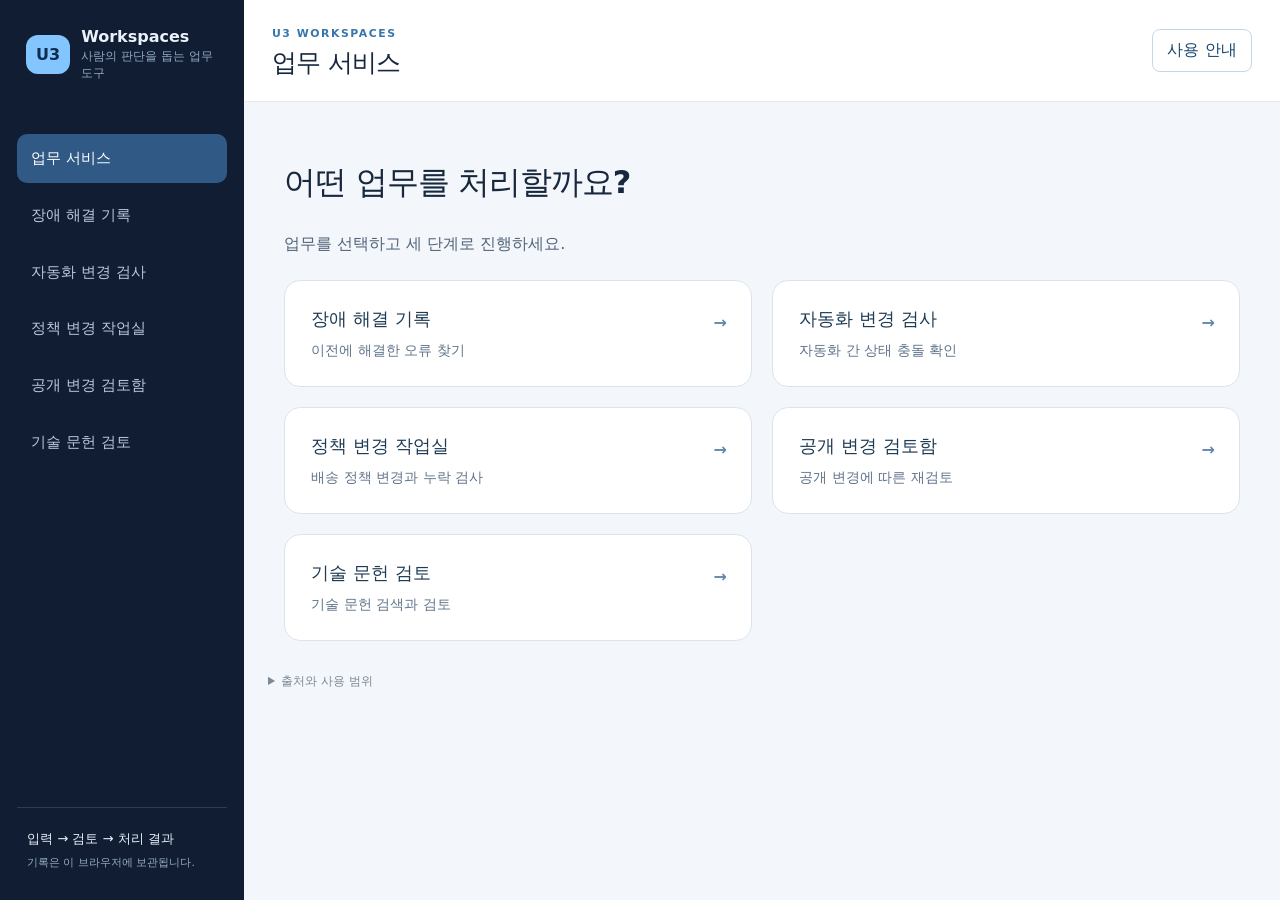
<file: topic-validation/meeting-demo/index.html>
<!doctype html><html lang="ko"><head><meta charset="utf-8"><meta name="viewport" content="width=device-width,initial-scale=1"><title>U3 업무 서비스</title></head><body><p><a href="services.html">업무 서비스 열기</a></p><script>location.replace("services.html"+location.hash);</script></body></html>
</file>
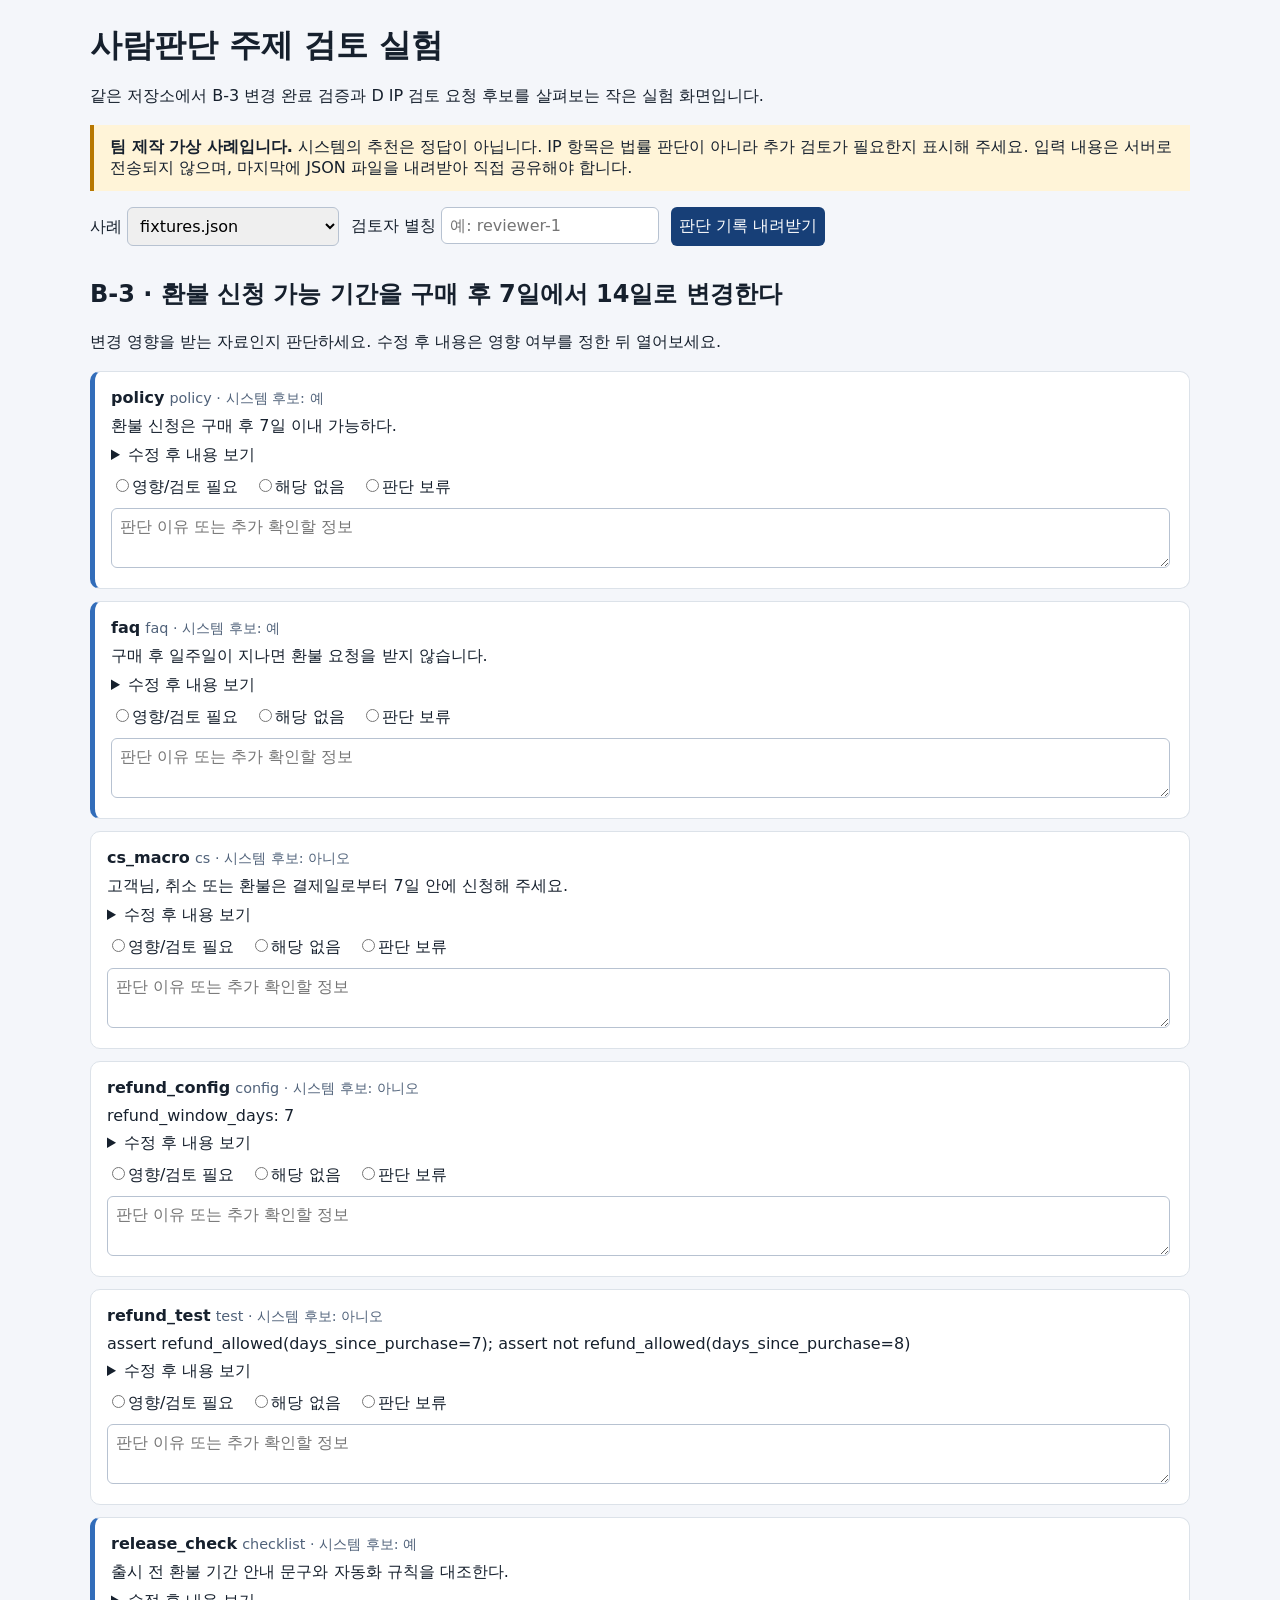
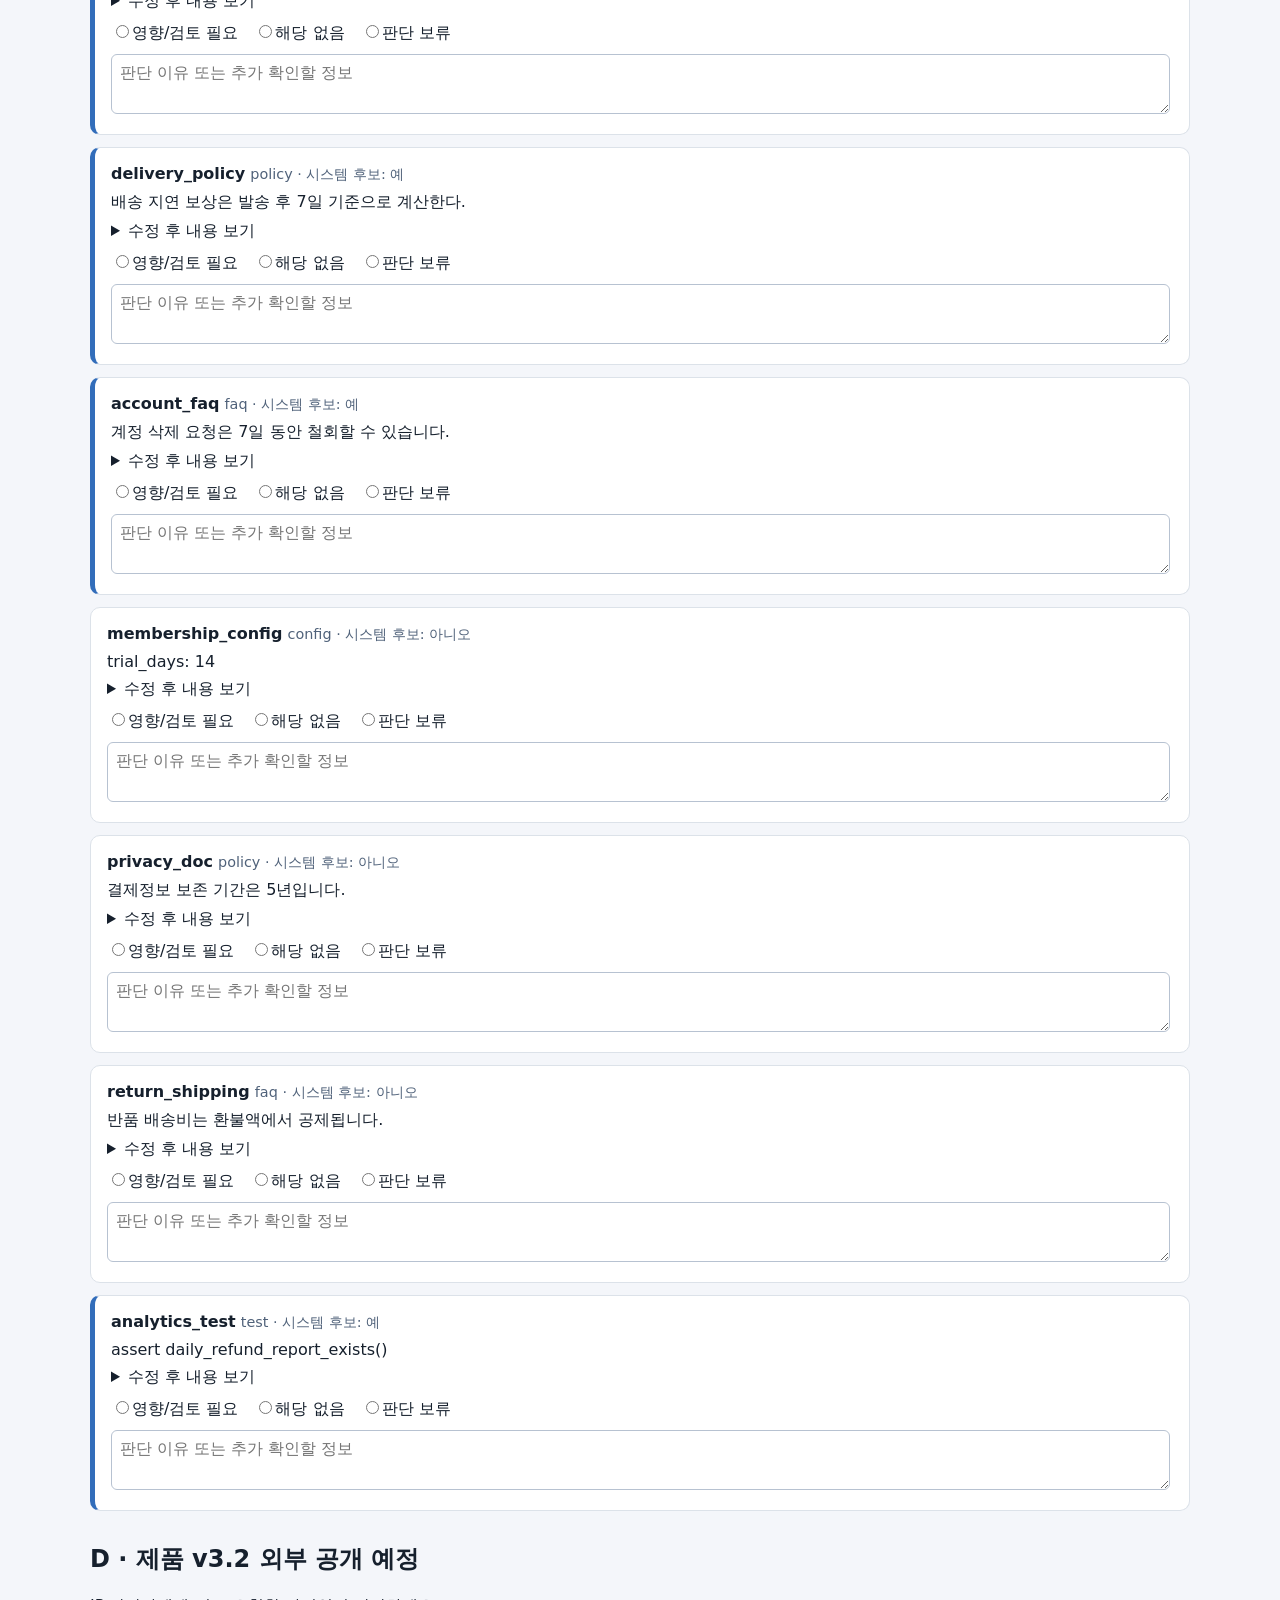
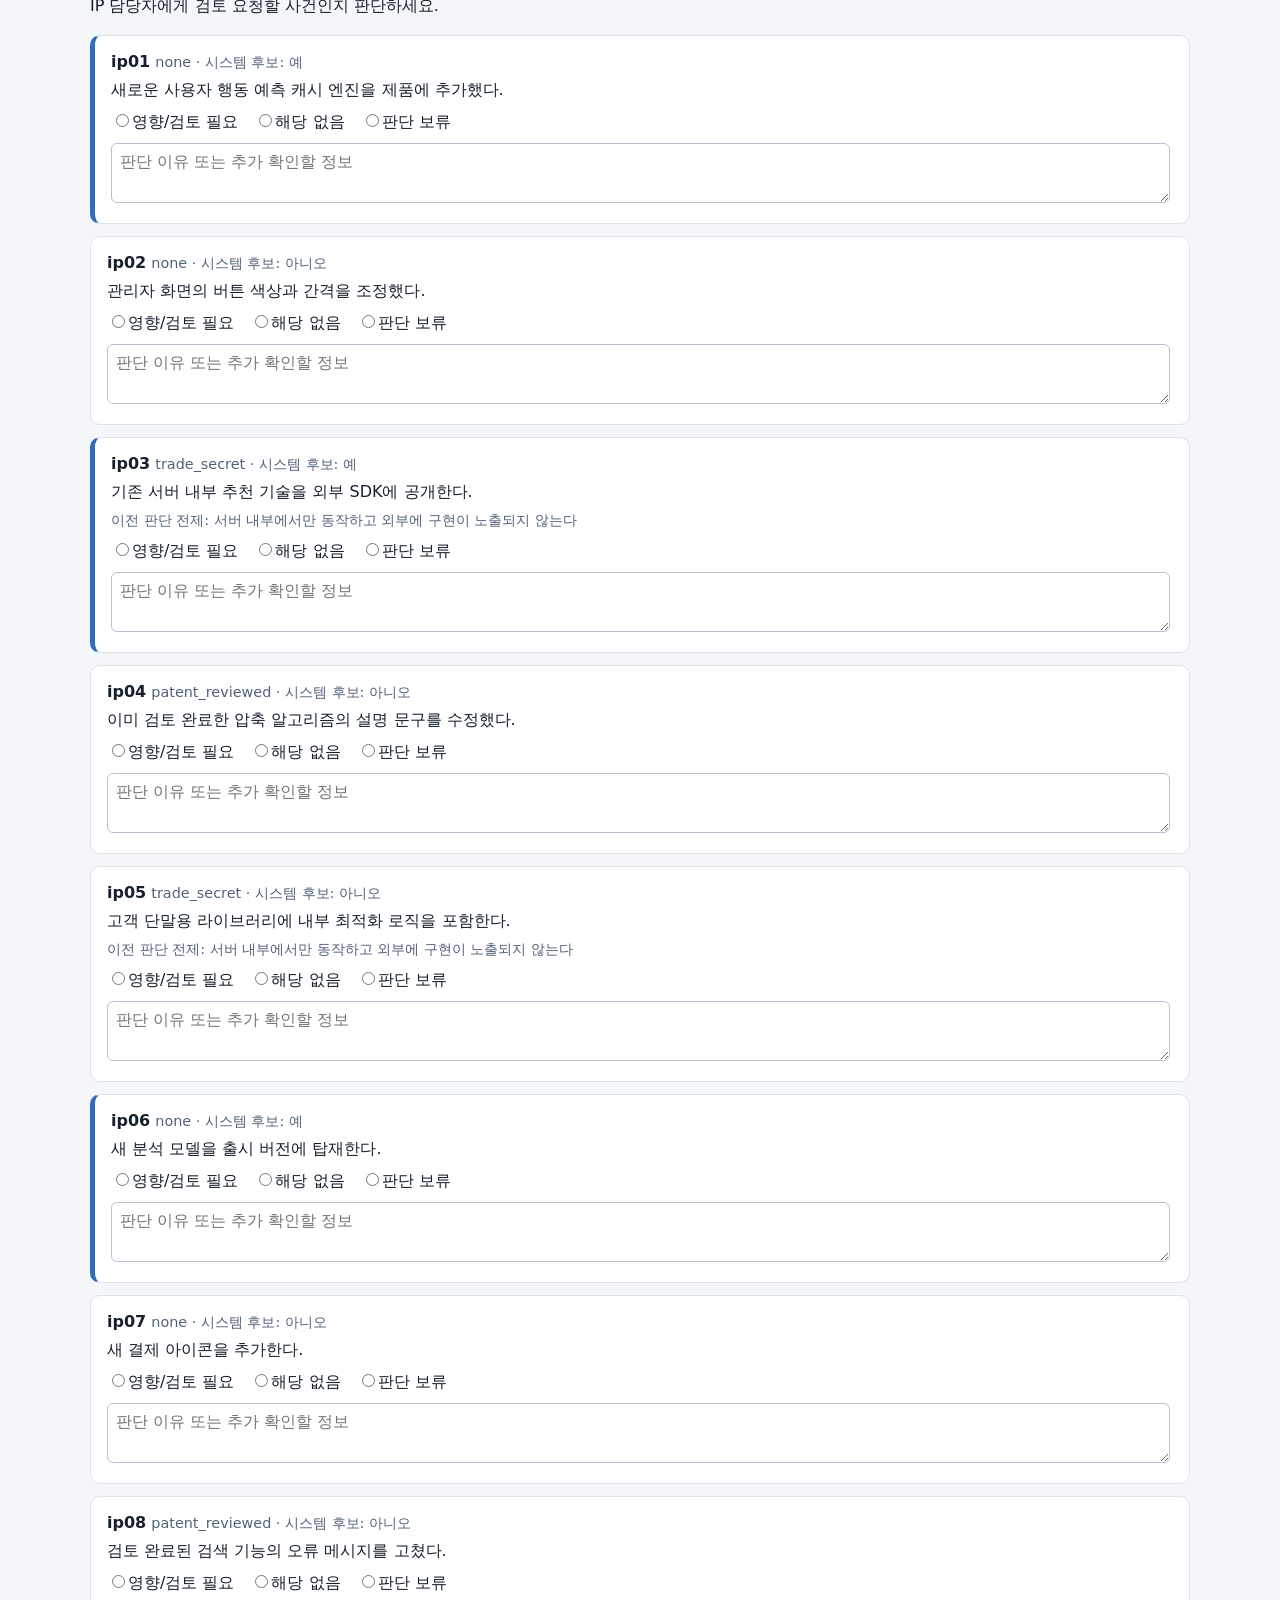
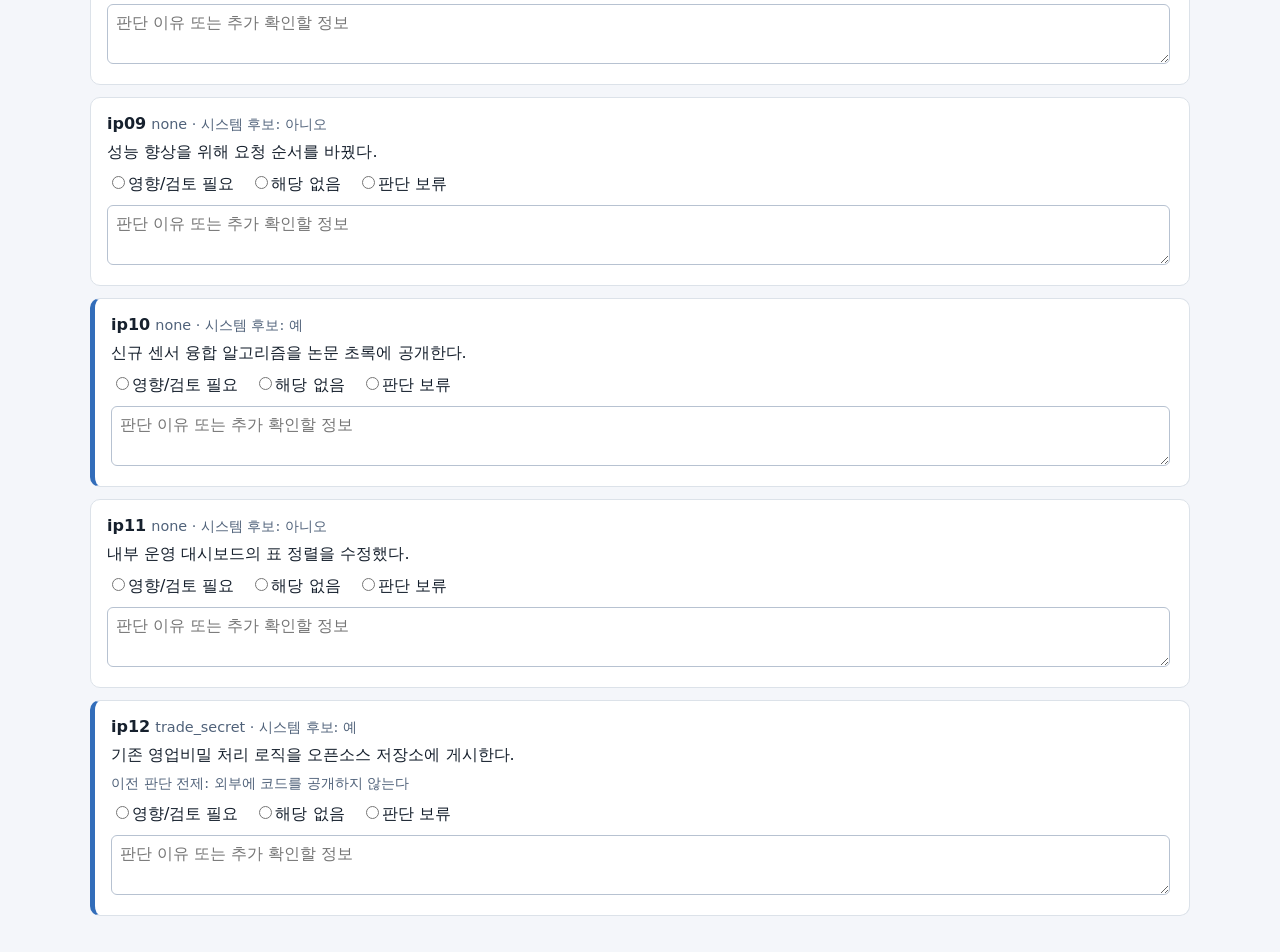
<file: topic-validation/site/index.html>
<!doctype html>
<html lang="ko"><head><meta charset="utf-8"><meta name="viewport" content="width=device-width,initial-scale=1">
<title>사람판단 주제 검토 실험</title>
<style>
:root{font-family:system-ui,"Malgun Gothic",sans-serif;color:#16202d;background:#f4f6fa}body{margin:0 auto;max-width:1100px;padding:24px}
h1{margin:0 0 8px}p{line-height:1.55}.note{background:#fff4d8;border-left:4px solid #b77700;padding:12px 16px;margin:16px 0}
.controls{display:flex;gap:12px;flex-wrap:wrap;margin:16px 0}select,input,button,textarea{font:inherit;padding:8px;border:1px solid #b7c2d1;border-radius:6px}
button{background:#173f77;color:white;cursor:pointer;border:0}.card{background:white;border:1px solid #dce2e9;border-radius:10px;padding:16px;margin:12px 0}
.candidate{border-left:5px solid #326dba}.meta{font-size:.9rem;color:#50627a}.text{white-space:pre-wrap;margin:8px 0}
.choices{display:flex;gap:16px;flex-wrap:wrap;margin:10px 0}.choices label{white-space:nowrap}.reason{width:98%;min-height:42px}
.after{background:#f6f8fb;padding:8px;border-radius:5px}h2{margin-top:32px}
</style></head><body>
<h1>사람판단 주제 검토 실험</h1>
<p>같은 저장소에서 B-3 변경 완료 검증과 D IP 검토 요청 후보를 살펴보는 작은 실험 화면입니다.</p>
<div class="note"><strong>팀 제작 가상 사례입니다.</strong> 시스템의 추천은 정답이 아닙니다. IP 항목은 법률 판단이 아니라 추가 검토가 필요한지 표시해 주세요. 입력 내용은 서버로 전송되지 않으며, 마지막에 JSON 파일을 내려받아 직접 공유해야 합니다.</div>
<div class="controls"><label>사례 <select id="case"></select></label><label>검토자 별칭 <input id="reviewer" placeholder="예: reviewer-1"></label><button id="download">판단 기록 내려받기</button></div>
<main id="content"></main>
<script>
const CASES = [{"id": "fixtures.json", "sha256": "a9a115e2bc4b4d86e36182aa6d7536bb265ba96153fce975b2180f0576d13729", "change": "환불 신청 가능 기간을 구매 후 7일에서 14일로 변경한다", "artifacts": [{"id": "policy", "kind": "policy", "before": "환불 신청은 구매 후 7일 이내 가능하다.", "after": "환불 신청은 구매 후 14일 이내 가능하다.", "suggested": true}, {"id": "faq", "kind": "faq", "before": "구매 후 일주일이 지나면 환불 요청을 받지 않습니다.", "after": "구매 후 14일까지 환불 요청을 받습니다.", "suggested": true}, {"id": "cs_macro", "kind": "cs", "before": "고객님, 취소 또는 환불은 결제일로부터 7일 안에 신청해 주세요.", "after": "고객님, 취소 또는 환불은 결제일로부터 7일 안에 신청해 주세요.", "suggested": false}, {"id": "refund_config", "kind": "config", "before": "refund_window_days: 7", "after": "refund_window_days: 14", "suggested": false}, {"id": "refund_test", "kind": "test", "before": "assert refund_allowed(days_since_purchase=7); assert not refund_allowed(days_since_purchase=8)", "after": "assert refund_allowed(days_since_purchase=14); assert not refund_allowed(days_since_purchase=15)", "suggested": false}, {"id": "release_check", "kind": "checklist", "before": "출시 전 환불 기간 안내 문구와 자동화 규칙을 대조한다.", "after": "출시 전 환불 기간 안내 문구와 자동화 규칙을 대조한다.", "suggested": true}, {"id": "delivery_policy", "kind": "policy", "before": "배송 지연 보상은 발송 후 7일 기준으로 계산한다.", "after": "배송 지연 보상은 발송 후 7일 기준으로 계산한다.", "suggested": true}, {"id": "account_faq", "kind": "faq", "before": "계정 삭제 요청은 7일 동안 철회할 수 있습니다.", "after": "계정 삭제 요청은 7일 동안 철회할 수 있습니다.", "suggested": true}, {"id": "membership_config", "kind": "config", "before": "trial_days: 14", "after": "trial_days: 14", "suggested": false}, {"id": "privacy_doc", "kind": "policy", "before": "결제정보 보존 기간은 5년입니다.", "after": "결제정보 보존 기간은 5년입니다.", "suggested": false}, {"id": "return_shipping", "kind": "faq", "before": "반품 배송비는 환불액에서 공제됩니다.", "after": "반품 배송비는 환불액에서 공제됩니다.", "suggested": false}, {"id": "analytics_test", "kind": "test", "before": "assert daily_refund_report_exists()", "after": "assert daily_refund_report_exists()", "suggested": true}], "release": "제품 v3.2 외부 공개 예정", "events": [{"id": "ip01", "text": "새로운 사용자 행동 예측 캐시 엔진을 제품에 추가했다.", "record": "none", "premise": "", "suggested": true}, {"id": "ip02", "text": "관리자 화면의 버튼 색상과 간격을 조정했다.", "record": "none", "premise": "", "suggested": false}, {"id": "ip03", "text": "기존 서버 내부 추천 기술을 외부 SDK에 공개한다.", "record": "trade_secret", "premise": "서버 내부에서만 동작하고 외부에 구현이 노출되지 않는다", "suggested": true}, {"id": "ip04", "text": "이미 검토 완료한 압축 알고리즘의 설명 문구를 수정했다.", "record": "patent_reviewed", "premise": "", "suggested": false}, {"id": "ip05", "text": "고객 단말용 라이브러리에 내부 최적화 로직을 포함한다.", "record": "trade_secret", "premise": "서버 내부에서만 동작하고 외부에 구현이 노출되지 않는다", "suggested": false}, {"id": "ip06", "text": "새 분석 모델을 출시 버전에 탑재한다.", "record": "none", "premise": "", "suggested": true}, {"id": "ip07", "text": "새 결제 아이콘을 추가한다.", "record": "none", "premise": "", "suggested": false}, {"id": "ip08", "text": "검토 완료된 검색 기능의 오류 메시지를 고쳤다.", "record": "patent_reviewed", "premise": "", "suggested": false}, {"id": "ip09", "text": "성능 향상을 위해 요청 순서를 바꿨다.", "record": "none", "premise": "", "suggested": false}, {"id": "ip10", "text": "신규 센서 융합 알고리즘을 논문 초록에 공개한다.", "record": "none", "premise": "", "suggested": true}, {"id": "ip11", "text": "내부 운영 대시보드의 표 정렬을 수정했다.", "record": "none", "premise": "", "suggested": false}, {"id": "ip12", "text": "기존 영업비밀 처리 로직을 오픈소스 저장소에 게시한다.", "record": "trade_secret", "premise": "외부에 코드를 공개하지 않는다", "suggested": true}]}, {"id": "fixtures_followup.json", "sha256": "202b93483704b90446783f6bf103ae61266f087c1b682f4cf1180846f11ca9dd", "change": "무료배송 적용 기준을 주문 금액 5만원에서 3만원으로 낮춘다", "artifacts": [{"id": "shipping_policy", "kind": "policy", "before": "무료배송은 주문 금액 5만원 이상부터 적용한다.", "after": "무료배송은 주문 금액 3만원 이상부터 적용한다.", "suggested": true}, {"id": "delivery_faq", "kind": "faq", "before": "오만 원 이상 주문하면 배송비를 받지 않습니다.", "after": "삼만 원 이상 주문하면 배송비를 받지 않습니다.", "suggested": true}, {"id": "shipping_config", "kind": "config", "before": "free_shipping_min_krw: 50000", "after": "free_shipping_min_krw: 30000", "suggested": true}, {"id": "shipping_test", "kind": "test", "before": "assert shipping_fee(50000) == 0", "after": "assert shipping_fee(50000) == 0", "suggested": false}, {"id": "cs_delivery", "kind": "cs", "before": "배송비 면제 기준은 5만원입니다.", "after": "배송비 면제 기준은 3만원입니다.", "suggested": true}, {"id": "refund_policy", "kind": "policy", "before": "환불 처리 기간은 5일이다.", "after": "환불 처리 기간은 5일이다.", "suggested": true}, {"id": "vip_shipping", "kind": "faq", "before": "VIP 고객은 금액과 무관하게 무료배송입니다.", "after": "VIP 고객은 금액과 무관하게 무료배송입니다.", "suggested": false}, {"id": "payment_limit", "kind": "config", "before": "max_payment_krw: 50000", "after": "max_payment_krw: 50000", "suggested": true}], "release": "제품 v3.3 외부 공개 예정", "events": [{"id": "q01", "text": "새 추천 엔진을 공개 버전에 탑재한다.", "record": "none", "premise": "", "suggested": true}, {"id": "q02", "text": "서버 비공개 규칙을 고객용 플러그인에 포함한다.", "record": "trade_secret", "premise": "서버 내부에서만 사용", "suggested": false}, {"id": "q03", "text": "새 고객 안내 배너를 추가한다.", "record": "none", "premise": "", "suggested": false}, {"id": "q04", "text": "이미 검토한 기술의 문서 오탈자를 고친다.", "record": "patent_reviewed", "premise": "", "suggested": false}, {"id": "q05", "text": "새로운 데이터 정합성 방법을 학회 발표자료에 싣는다.", "record": "none", "premise": "", "suggested": false}, {"id": "q06", "text": "고객 센터의 운영시간 표시를 바꾼다.", "record": "none", "premise": "", "suggested": false}, {"id": "q07", "text": "내부 전용 모델을 공개 API 응답에 포함한다.", "record": "trade_secret", "premise": "외부에 구현이 노출되지 않음", "suggested": false}, {"id": "q08", "text": "기존 알고리즘의 내부 로그 형식만 바꾼다.", "record": "patent_reviewed", "premise": "", "suggested": false}]}];
const sel=document.getElementById('case'), content=document.getElementById('content');
const startedAt=new Date().toISOString();
const decisions={};
function escapeHtml(v){return String(v??'').replace(/[&<>"']/g,c=>({'&':'&amp;','<':'&lt;','>':'&gt;','"':'&quot;',"'":'&#39;'}[c]));}
function pickKey(type,id){return `${sel.value}:${type}:${id}`;}
function card(type,row,detail){
  const key=pickKey(type,row.id), saved=decisions[key]||{};
  const options=['영향/검토 필요','해당 없음','판단 보류'];
  return `<section class="card ${row.suggested?'candidate':''}" data-key="${escapeHtml(key)}"><strong>${escapeHtml(row.id)}</strong> <span class="meta">${escapeHtml(detail)} · 시스템 후보: ${row.suggested?'예':'아니오'}</span>
  <div class="text">${escapeHtml(type==='change'?row.before:row.text)}</div>
  ${type==='change'?`<details><summary>수정 후 내용 보기</summary><div class="after">${escapeHtml(row.after)}</div></details>`:''}
  ${type==='ip'&&row.premise?`<div class="meta">이전 판단 전제: ${escapeHtml(row.premise)}</div>`:''}
  <div class="choices">${options.map((v,i)=>`<label><input type="radio" name="${escapeHtml(key)}" value="${i}" ${saved.choice===String(i)?'checked':''}>${v}</label>`).join('')}</div>
  <textarea class="reason" placeholder="판단 이유 또는 추가 확인할 정보">${escapeHtml(saved.reason||'')}</textarea></section>`;
}
function saveVisible(){document.querySelectorAll('.card').forEach(el=>{const key=el.dataset.key;const choice=el.querySelector('input[type=radio]:checked');const reason=el.querySelector('textarea').value; if(choice||reason)decisions[key]={choice:choice?.value??null,reason};});}
function render(){const c=CASES.find(x=>x.id===sel.value);content.innerHTML=`<h2>B-3 · ${escapeHtml(c.change)}</h2><p>변경 영향을 받는 자료인지 판단하세요. 수정 후 내용은 영향 여부를 정한 뒤 열어보세요.</p>`+
 c.artifacts.map(x=>card('change',x,x.kind)).join('')+
 `<h2>D · ${escapeHtml(c.release)}</h2><p>IP 담당자에게 검토 요청할 사건인지 판단하세요.</p>`+
 c.events.map(x=>card('ip',x,x.record)).join('');}
CASES.forEach(c=>sel.add(new Option(c.id,c.id))); sel.addEventListener('change',()=>{saveVisible();render();});render();
document.getElementById('download').addEventListener('click',()=>{saveVisible();const result={schema:'topic-review-v1',reviewer:document.getElementById('reviewer').value||'anonymous',started_at:startedAt,exported_at:new Date().toISOString(),cases:CASES.map(c=>({id:c.id,sha256:c.sha256})),decisions};const blob=new Blob([JSON.stringify(result,null,2)],{type:'application/json'});const a=document.createElement('a');a.href=URL.createObjectURL(blob);a.download=`topic-review-${Date.now()}.json`;a.click();setTimeout(()=>URL.revokeObjectURL(a.href),1000);});
</script></body></html>
</file>
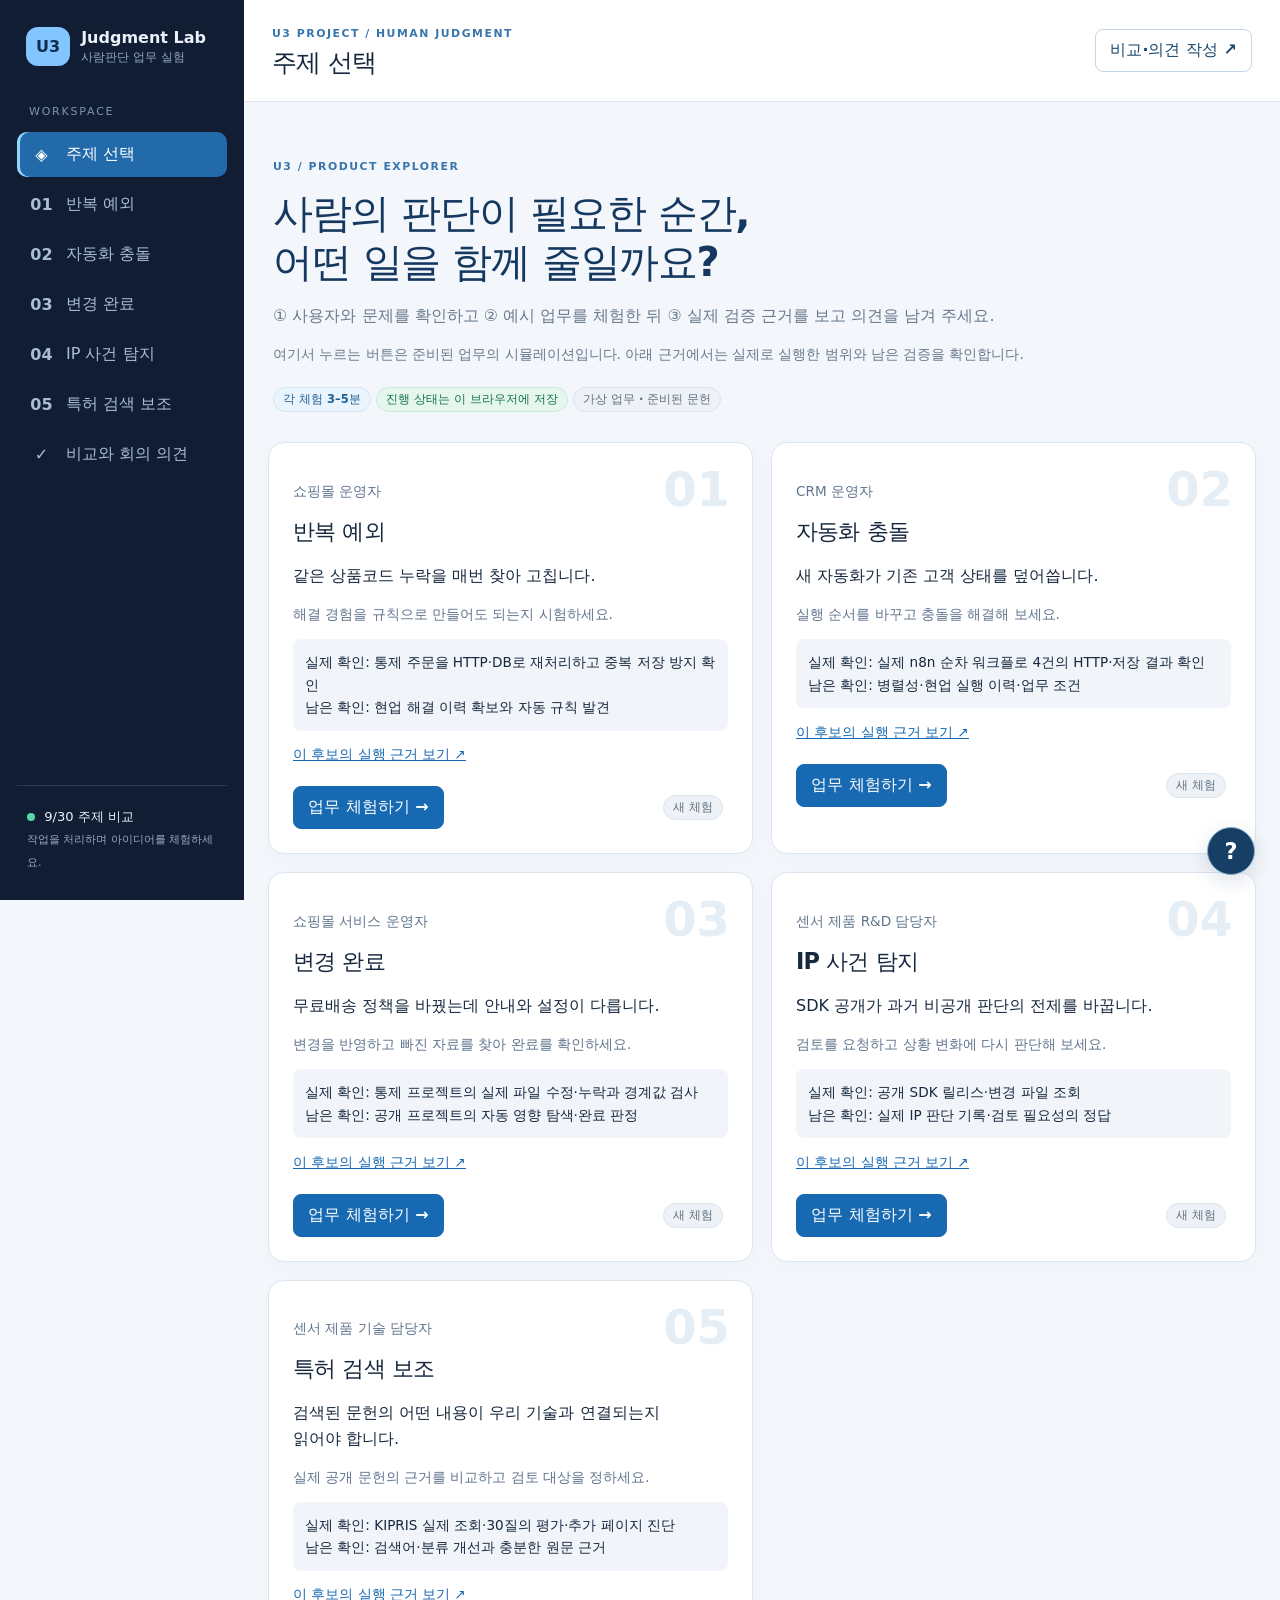
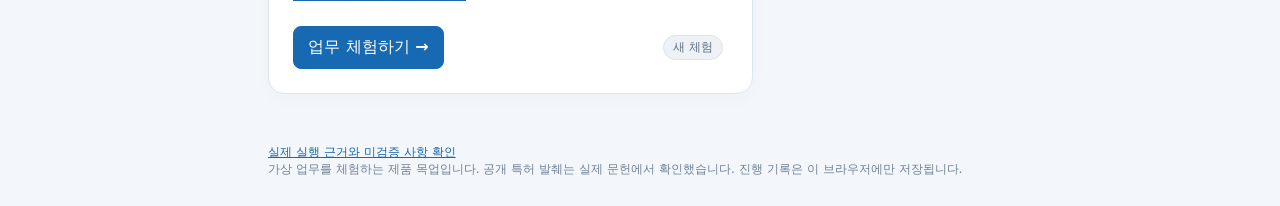
<file: topic-validation/meeting-demo/demo.html>
<!doctype html>
<html lang="ko">
<head>
  <meta charset="utf-8">
  <meta name="viewport" content="width=device-width,initial-scale=1">
  <meta name="theme-color" content="#101d32">
  <title>U3 · 사람판단 워크스페이스</title>
  <link rel="stylesheet" href="style.css">
</head>
<body>
  <div class="app-shell">
    <aside class="sidebar" aria-label="주제 탐색">
      <div class="brand"><span class="brand-mark">U3</span><span><strong>Judgment Lab</strong><small>사람판단 업무 실험</small></span></div>
      <p class="nav-label">WORKSPACE</p>
      <nav id="topic-nav"></nav>
      <div class="side-bottom"><span class="live-dot"></span> 9/30 주제 비교<br><small>작업을 처리하며 아이디어를 체험하세요.</small></div>
    </aside>
    <div class="main-shell">
      <header class="topbar"><div><span class="eyebrow">U3 PROJECT / HUMAN JUDGMENT</span><h1 id="page-title">사람판단 워크스페이스</h1></div><button id="summary-button" class="secondary">비교·의견 작성 <span aria-hidden="true">↗</span></button></header>
      <div id="activity-status" role="status" aria-live="polite"></div>
      <main id="page-content" tabindex="-1"></main>
      <footer><a href="evidence.html">실제 실행 근거와 미검증 사항 확인</a><br>가상 업무를 체험하는 제품 목업입니다. 공개 특허 발췌는 실제 문헌에서 확인했습니다. 진행 기록은 이 브라우저에만 저장됩니다.</footer>
    </div>
  </div>
  <button id="floating-help" class="help-fab" aria-label="현재 주제 도움말">?</button>
  <dialog id="help-dialog" aria-labelledby="help-title"><div class="dialog-head"><h2 id="help-title"></h2><button id="help-close" class="secondary">닫기</button></div><div id="help-body"></div></dialog>
  <script src="scenarios.js"></script>
  <script src="engine.js"></script>
  <script src="review-context.js"></script>
  <script src="app.js"></script>
</body>
</html>
</file>
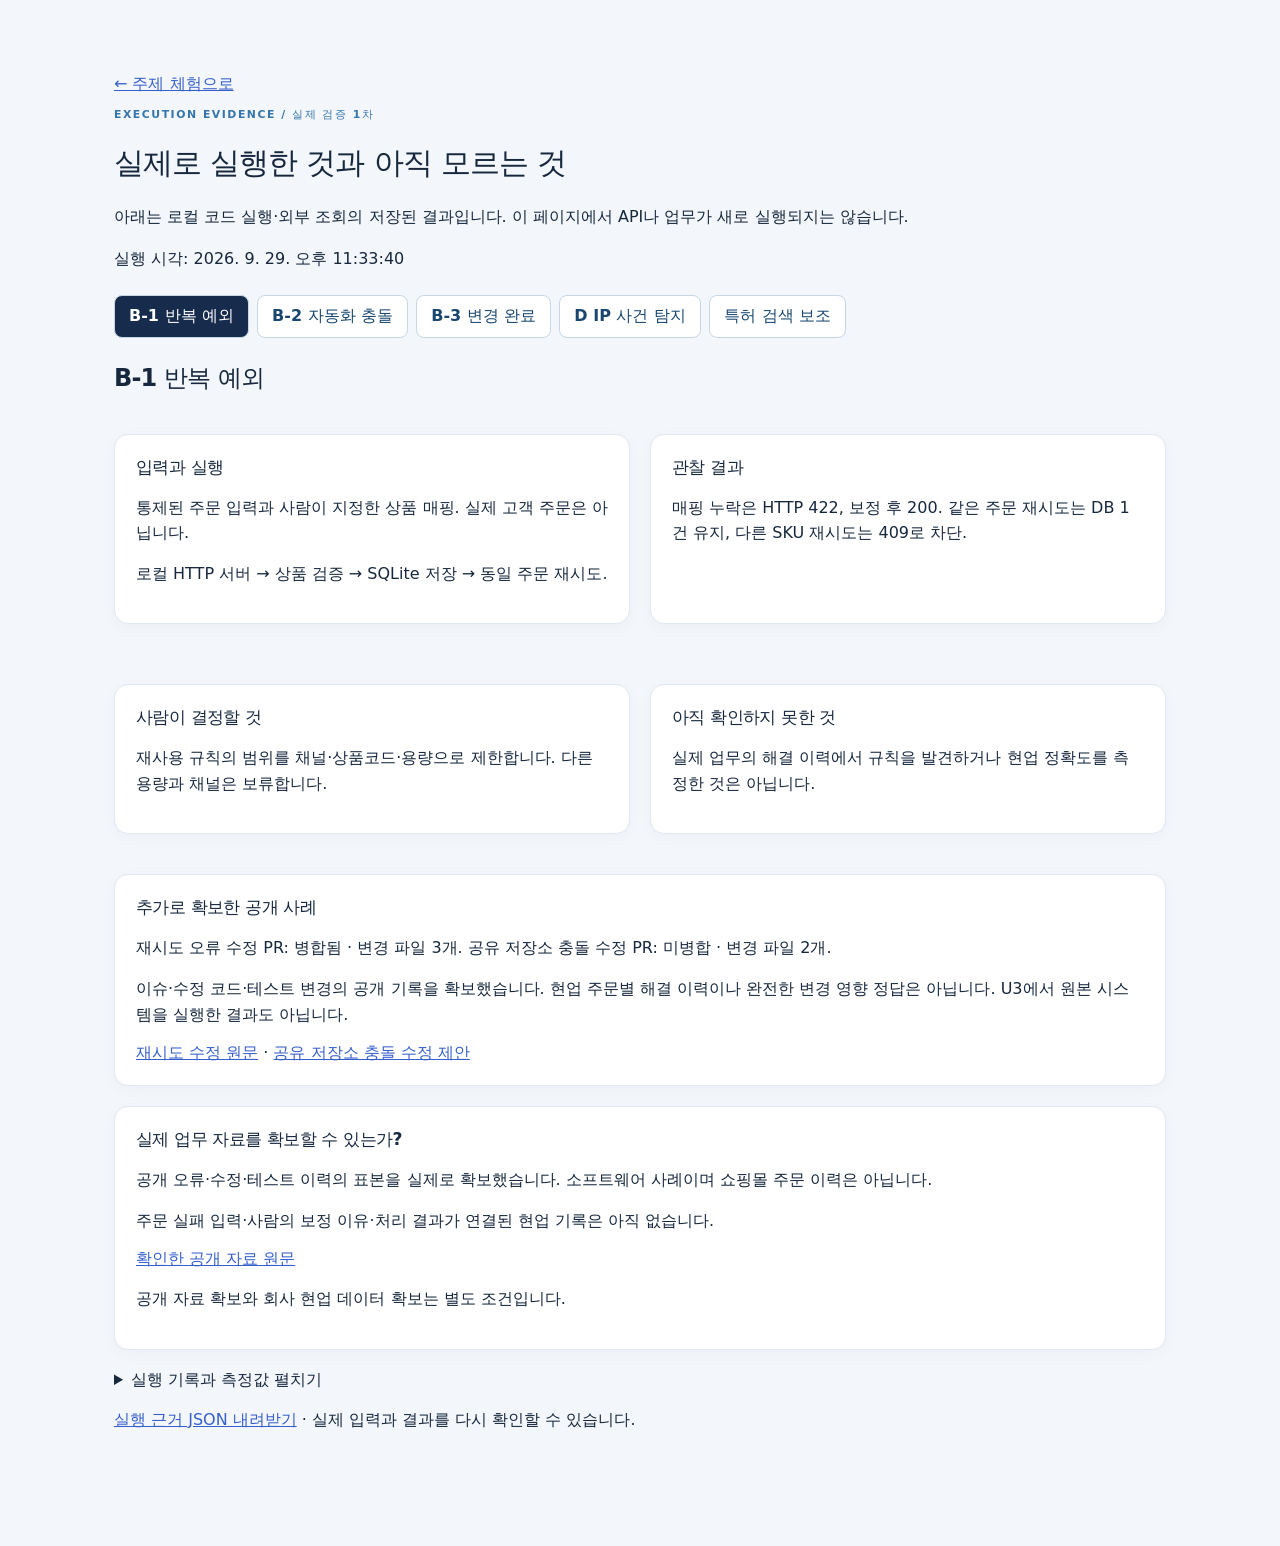
<file: topic-validation/meeting-demo/evidence.html>
<!doctype html>
<html lang="ko"><head><meta charset="utf-8"><meta name="viewport" content="width=device-width,initial-scale=1"><title>U3 실제 실행 근거</title><link rel="stylesheet" href="style.css"><style>body{padding:clamp(16px,4vw,48px)}main{max-width:1100px;margin:auto}nav{display:flex;gap:8px;flex-wrap:wrap;margin:24px 0}pre{white-space:pre-wrap;overflow-wrap:anywhere;background:#f6f8fa;padding:16px;max-height:480px;overflow:auto}article{margin:20px 0}h1{font-size:30px}.evidence-grid{display:grid;grid-template-columns:1fr 1fr;gap:20px}@media(max-width:700px){.evidence-grid{grid-template-columns:1fr}}a{color:#365fcb}button[aria-pressed=true]{background:#172b4d;color:white}</style></head>
<body><main><a href="index.html">← 주제 체험으로</a><p class="eyebrow">EXECUTION EVIDENCE / 실제 검증 1차</p><h1>실제로 실행한 것과 아직 모르는 것</h1><p>아래는 로컬 코드 실행·외부 조회의 저장된 결과입니다. 이 페이지에서 API나 업무가 새로 실행되지는 않습니다.</p><p id="run-time" role="status">결과를 읽고 있습니다.</p><nav aria-label="검증 주제" id="tabs"></nav><section id="details" aria-live="polite"></section><p><a href="execution-evidence.json" download>실행 근거 JSON 내려받기</a> · 실제 입력과 결과를 다시 확인할 수 있습니다.</p></main><script src="evidence.js"></script></body></html>
</file>
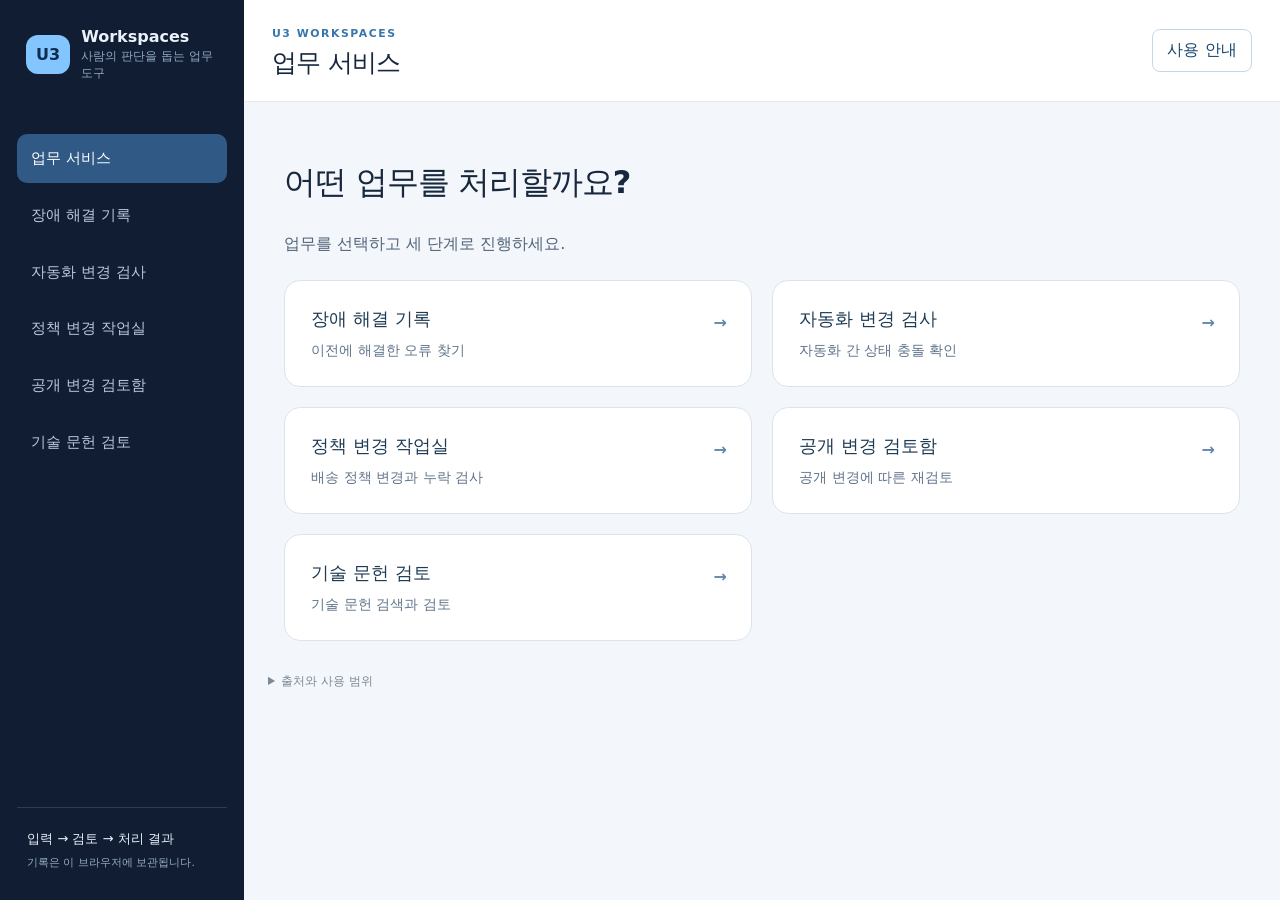
<file: topic-validation/meeting-demo/services.html>
<!doctype html><html lang="ko"><head><meta charset="utf-8"><meta name="viewport" content="width=device-width,initial-scale=1"><title>U3 업무 서비스</title><link rel="stylesheet" href="style.css"><link rel="stylesheet" href="services.css"></head><body>
<div class="app-shell"><aside class="sidebar"><div class="brand"><span class="brand-mark">U3</span><span><strong>Workspaces</strong><small>사람의 판단을 돕는 업무 도구</small></span></div><nav id="service-nav" aria-label="업무 서비스"></nav><div class="side-bottom">입력 → 검토 → 처리 결과<br><small>기록은 이 브라우저에 보관됩니다.</small></div></aside><div class="main-shell"><header class="topbar"><div><span class="eyebrow" id="service-role"></span><h1 id="service-title">업무 서비스</h1></div><button class="secondary" id="service-help">사용 안내</button></header><div id="service-status" role="status" aria-live="polite"></div><main id="service-main" tabindex="-1"><p>확보한 업무 자료를 불러오고 있습니다…</p></main><section id="service-export" class="panel" hidden aria-label="내보내기 파일"><h3>생성한 JSON 파일</h3><a id="service-export-link">JSON 다운로드</a><details><summary>파일 내용 확인 · 다운로드가 안 되면 복사해서 저장</summary><textarea id="service-export-content" readonly aria-label="생성한 JSON 내용"></textarea></details><button id="service-export-close" class="secondary">파일 미리보기 닫기</button></section><footer><details><summary>출처와 사용 범위</summary><a href="evidence.html">데이터 출처·검증 범위</a> · <a href="demo.html">이전 예시 체험</a><p>회사 시스템에 자동 반영하지 않습니다. 파일 처리와 검색은 브라우저에서 수행하며 입력은 외부로 전송하지 않습니다. SDK 조회만 공개 GitHub API를 사용합니다.</p></details></footer></div></div>
<dialog id="service-dialog" aria-labelledby="service-help-title"><div class="dialog-head"><h2 id="service-help-title">사용 안내</h2><button id="service-help-close" class="secondary">닫기</button></div><div id="service-help-body"></div></dialog>
<script src="service-engine.js"></script><script src="chapters.js"></script><script src="services.js"></script></body></html>
</file>
<file: topic-validation/meeting-demo/style.css>
:root{font-family:Inter,Pretendard,"Malgun Gothic",system-ui,sans-serif;color:#17283e;background:#f3f6fa;font-synthesis:none}
*{box-sizing:border-box}body{margin:0}button,select,input,textarea{font:inherit}button{cursor:pointer}p{line-height:1.58}h1,h2,h3{letter-spacing:-.035em}
.app-shell{min-height:100vh;display:grid;grid-template-columns:244px minmax(0,1fr)}.sidebar{background:#101d32;color:#eaf1fb;padding:27px 17px;display:flex;flex-direction:column;gap:24px}
.brand{display:flex;gap:11px;align-items:center;padding:0 9px}.brand-mark{background:#83c6ff;color:#102d51;font-weight:900;padding:10px;border-radius:12px}.brand strong,.brand small{display:block}.brand small{font-size:.75rem;color:#91a8c3;margin-top:2px}
.nav-label{font-size:.69rem;letter-spacing:.16em;color:#7d95b2;padding-left:12px;margin:13px 0 -12px}.sidebar nav{display:grid;gap:5px}.nav-item{width:100%;text-align:left;border:0;border-radius:10px;background:transparent;color:#a9bdd5;padding:12px;display:flex;gap:12px;align-items:center}.nav-item span:first-child{width:25px;text-align:center;font-weight:800}.nav-item:hover{background:#1a304e;color:white}.nav-item.active{background:#236aab;color:white;box-shadow:inset 3px 0 #91d6ff}.side-bottom{margin-top:auto;border-top:1px solid #2a3c55;padding:20px 10px 0;font-size:.82rem;line-height:1.7}.side-bottom small{color:#96abc3}.live-dot{display:inline-block;background:#54d6a6;border-radius:50%;width:8px;height:8px;margin-right:5px}
.main-shell{min-width:0}.topbar{display:flex;justify-content:space-between;gap:15px;align-items:center;background:white;border-bottom:1px solid #dfe6ef;padding:24px max(24px,calc((100vw - 244px - 1200px)/2))}.topbar h1{font-size:1.55rem;margin:5px 0 0}.eyebrow{font-size:.68rem;letter-spacing:.14em;font-weight:800;color:#3776ad}.secondary,.primary,.ghost{padding:10px 14px;border-radius:8px;font-weight:700;border:1px solid #c6d6e6;background:white;color:#19476f}.secondary:hover,.ghost:hover{border-color:#3c84c2}.primary{background:#1769b1;color:white;border-color:#1769b1}.primary:hover{background:#0f5594}.danger-btn{color:#a64a32}
main{max-width:1200px;margin:auto;padding:26px 24px 50px}.hero{background:linear-gradient(110deg,#14385f,#23679c);color:white;padding:27px 30px;border-radius:17px;margin-bottom:22px;box-shadow:0 12px 30px #1a4c7b1f}.hero h2{font-size:1.65rem;margin:10px 0}.hero p{color:#d8eafd;max-width:730px;margin:0}.hero .badge{background:#ffffff20;color:white;border-color:#ffffff29}.content-grid{display:grid;grid-template-columns:minmax(0,1.7fr) minmax(265px,.85fr);gap:18px}.stack>*+*{margin-top:17px}
.panel{background:white;border:1px solid #e0e8f1;border-radius:14px;padding:21px;box-shadow:0 4px 15px #14283f08}.panel h3{margin:0 0 10px;font-size:1.07rem}.panel h2{margin:0 0 12px}.panel-head{display:flex;justify-content:space-between;align-items:flex-start;gap:10px;margin-bottom:12px}.panel-head h3{margin:0}.muted{color:#61758e}.small{font-size:.85rem}.badge{display:inline-block;border:1px solid #d4e5f3;background:#e9f4fc;color:#236096;padding:4px 9px;border-radius:30px;font-size:.72rem;font-weight:800;margin-right:5px}.badge.amber{background:#fff4e2;border-color:#f3dfb7;color:#94611a}.badge.green{background:#e5f6ef;border-color:#c5ead7;color:#19734b}.badge.gray{background:#eef2f6;border-color:#dce4ec;color:#5f7084}
.stepper{display:flex;flex-wrap:wrap;gap:7px;margin-top:17px}.stepper span{border-radius:7px;padding:7px 10px;background:#ffffff20;color:white;font-size:.8rem;font-weight:700}.stepper span+span:before{content:'→';margin-right:10px;color:#bcd8f0}
.record{border:1px solid #dfe8f0;border-radius:11px;padding:15px;margin:10px 0;background:#fff}.record.suggested{border-left:4px solid #3182bf}.record h4{margin:0 0 6px;font-size:.96rem}.record p{margin:6px 0}.record-row{display:flex;justify-content:space-between;gap:12px;align-items:start}.record .small{color:#657891}.record select{max-width:100%}.record details{margin-top:8px}.record summary{color:#246ba5;cursor:pointer;font-weight:700;font-size:.87rem}.record details p{padding:10px;background:#f3f7fb;border-radius:7px}
.controls{display:flex;flex-wrap:wrap;align-items:center;gap:10px;margin:14px 0}.field{display:grid;gap:6px;min-width:160px}.field label,.field-title{font-size:.79rem;color:#62758b;font-weight:800}.field select,.field input,textarea{border:1px solid #bdd0e1;border-radius:8px;padding:9px 11px;background:white;color:#17324c;min-height:40px}.field select:focus,textarea:focus{outline:2px solid #83b9e5}.field.wide{flex:1}.choice-line{display:flex;gap:10px;flex-wrap:wrap;align-items:center;margin-top:10px}.choice-line label{font-size:.83rem;color:#597087}.result{border-left:4px solid #2778bc;background:#edf5fc;padding:17px;border-radius:8px;margin-top:15px}.result.warn{border-color:#d48b27;background:#fff6e8}.result.success{border-color:#2d9a6c;background:#eaf8f1}.result h3{margin:0 0 6px}.result p{margin:5px 0}.item-list{padding-left:19px;line-height:1.7}
.metric-row{display:grid;grid-template-columns:repeat(3,1fr);gap:10px;margin:12px 0}.metric{background:#f3f7fb;border:1px solid #e1eaf3;border-radius:10px;padding:12px}.metric strong{display:block;font-size:1.35rem;color:#1e609a}.metric span{font-size:.73rem;color:#6b7d91}.funnel{height:12px;background:#e6eef5;border-radius:20px;overflow:hidden}.funnel span{display:block;height:100%;background:#2174b7}.feedback-grid{display:grid;grid-template-columns:repeat(2,1fr);gap:12px}.feedback-grid button{text-align:left;padding:17px;border:1px solid #d5e2ef;background:white;border-radius:11px;font-weight:700;color:#245479}.feedback-grid button:hover{border-color:#2279bf;background:#f3f9fe}.feedback-grid button.active{border-color:#1769b1;background:#e9f4fc}
textarea{width:100%;min-height:85px;resize:vertical}footer{color:#718298;font-size:.77rem;padding:0 24px 28px;max-width:1200px;margin:auto}.source{border-top:1px solid #e6edf4;padding-top:12px;font-size:.82rem;color:#63778f}.empty{color:#8393a6;font-style:italic}
@media(max-width:1050px){.content-grid{grid-template-columns:1fr}.sidebar{width:210px}.app-shell{grid-template-columns:210px minmax(0,1fr)}}
@media(max-width:720px){.app-shell{display:block}.sidebar{padding:14px}.brand{display:none}.nav-label,.side-bottom{display:none}.sidebar nav{display:flex;overflow:auto}.nav-item{white-space:nowrap;width:auto;padding:9px 11px}.topbar{padding:18px;align-items:flex-start}.topbar h1{font-size:1.15rem}.topbar button{font-size:.77rem}main{padding:15px}.hero{padding:22px}.hero h2{font-size:1.38rem}.metric-row,.feedback-grid{grid-template-columns:1fr}}

/* Product mock workspace */
.work-guide{border:1px solid #c5d9e9;background:#eef6fc;border-radius:12px;padding:18px;margin:0 0 22px;display:grid;gap:12px}.work-guide strong{display:block;margin-top:6px}.work-guide p{font-size:.85rem;line-height:1.6;margin:7px 0}.work-guide summary{cursor:pointer;font-weight:700;color:#255b84}.evidence-preview{padding:12px;background:#f1f5f9;border-radius:8px;max-width:100%!important;line-height:1.65}.work-guide a{font-size:.85rem}.panel .primary{white-space:normal}
.workspace-grid>.panel,.workspace-grid>.stack,.project-layout>.panel{min-width:0}.field{min-width:0}.field select{width:100%;max-width:100%}.table-wrap{max-width:100%}
.hint.dismissed .tooltip{display:none!important}
:root{--ink:#17283e;--blue:#246caa;--line:#dbe5ee;--paper:#fff}
button:disabled{opacity:.45;cursor:not-allowed}button:focus-visible,a:focus-visible,summary:focus-visible{outline:3px solid #86bae5;outline-offset:3px}a{color:#1769b1}button,a{touch-action:manipulation}h4{margin:10px 0}pre,blockquote{white-space:pre-wrap;overflow-wrap:anywhere;font-family:inherit;font-size:.9rem;line-height:1.7;margin:10px 0}blockquote{border-left:3px solid #4291c9;padding-left:14px;color:#315d80}
.sidebar{position:sticky;top:0;height:100vh}.topbar{padding:22px 28px}.landing{padding:32px 5px 30px}.landing h2{font-size:2.5rem;line-height:1.22;color:#14385f;margin:16px 0}.landing p{color:#697a8d}.landing-meta{margin-top:22px}.topic-cards{display:grid;grid-template-columns:repeat(2,minmax(0,1fr));gap:18px}.topic-card{background:white;border:1px solid var(--line);border-radius:16px;padding:24px;position:relative;overflow:hidden;box-shadow:0 5px 18px #12355b06}.topic-card:hover{border-color:#80aacc;box-shadow:0 10px 24px #12355b0d}.topic-card h3{font-size:1.4rem;margin:10px 0}.topic-card p{max-width:85%}.card-number{position:absolute;right:22px;top:18px;color:#e5edf5;font-size:3rem;font-weight:900}.card-bottom{display:flex;justify-content:space-between;align-items:center;margin-top:22px;gap:10px}.workspace-head{display:flex;align-items:flex-start;justify-content:space-between;gap:20px;margin:10px 0 20px}.workspace-head h2{font-size:1.6rem;line-height:1.4;margin:8px 0}.workspace-head p{color:#62758b;margin:0}.workspace-head .controls{flex-shrink:0}.journey{padding:0;list-style:none;display:grid;grid-template-columns:repeat(4,1fr);gap:9px;margin-bottom:25px}.journey li{background:#e9eef4;color:#798a9d;padding:12px;border-radius:9px;font-size:.8rem;font-weight:700;display:flex;gap:8px;align-items:center}.journey li span{display:grid;place-items:center;border-radius:50%;width:23px;height:23px;background:white}.journey li.current{background:#deedfb;color:#1c6199}.journey li.done{background:#e2f3e9;color:#267448}.workspace-grid{display:grid;grid-template-columns:minmax(0,1.12fr) minmax(0,1fr);gap:18px;align-items:start}.project-layout{display:grid;grid-template-columns:280px minmax(0,1fr);gap:18px;align-items:start;margin:18px 0}.tree-panel{padding:18px}.tree-panel details{margin:18px 0}.tree-panel summary{font-size:.8rem;font-weight:800;color:#5b718a;cursor:pointer;margin:10px 0}.tree-node,.patent-node{display:block;text-align:left;width:100%;padding:12px 10px;border:1px solid transparent;background:transparent;border-radius:8px;margin:4px 0;color:#39566f}.tree-node span,.patent-node span{display:block}.tree-node:hover,.patent-node:hover{background:#f0f6fb}.tree-node.selected,.patent-node.selected{border-color:#8ab6dc;background:#eaf4fd;color:#13568e}.tree-node .badge{margin-top:6px}.patent-node strong{font-size:.8rem;display:block}.patent-node span{font-size:.83rem;line-height:1.5;margin:5px 0}.diff-grid{display:grid;grid-template-columns:1fr 1fr;gap:12px;margin:15px 0}.diff-grid>div{padding:16px;border:1px solid var(--line);background:#f6f8fa;border-radius:10px;min-width:0}.diff-grid>div+div{background:#edf7f1;border-color:#d0e5d8}.chip-list{display:flex;gap:6px;flex-wrap:wrap}.check-list>div{padding:12px 0;border-bottom:1px solid #dce4ed}.check-list .badge{margin-left:10px}.check-list p{font-size:.85rem;color:#63778a}.flow-node{border:1px solid #9ebbd6;background:#f0f6fd;padding:20px;border-radius:12px;font-weight:800;text-align:center}.flow-node small{display:block;color:#637a8d;margin-top:8px}.flow-branches{display:grid;grid-template-columns:1fr 1fr;gap:16px;margin:28px 0;position:relative}.collision{border-color:#e8b67b;background:#fff5e7}.resolved{background:#ebf8f0;border-color:#9fcdb2}.shared-data{padding:18px;border:1px dashed #97acc0;border-radius:12px;text-align:center;margin-bottom:20px}.shared-data strong{display:block;margin:8px 0}.timeline p{border-left:2px solid #93b8d4;padding:10px;font-size:.85rem}.event-grid,.comparison-grid{display:grid;grid-template-columns:repeat(2,minmax(0,1fr));gap:18px;margin:18px 0}.prior-record{background:#f3f6fa;padding:12px;border-radius:8px;font-size:.85rem;margin:18px 0}.prior-record p{color:#687b8e}.release-bar{display:flex;justify-content:space-between;gap:15px;align-items:start}.event-card .field{margin:15px 0}.comparison-grid .field{margin:12px 0}.table-wrap{overflow-x:auto}table{border-collapse:collapse;width:100%;font-size:.8rem}th{text-align:left;background:#f1f5fa;color:#63778b;padding:12px}td{padding:14px 8px;border-bottom:1px solid #e3eaf1;overflow-wrap:anywhere}td small{display:block;color:#7a8999;margin-top:7px}.download-link{display:inline-block;text-decoration:none;margin:12px 0}.help-fab{position:fixed;bottom:25px;right:25px;width:48px;height:48px;border:1px solid #81a9c7;border-radius:50%;background:#173e64;color:white;font-weight:900;font-size:1.4rem;box-shadow:0 6px 20px #1c355e25;z-index:3}
dialog{border:1px solid #d2deea;border-radius:16px;padding:28px;width:min(680px,calc(100vw - 30px));max-height:85vh;overflow:auto;color:var(--ink);box-shadow:0 24px 90px #102d5340}dialog::backdrop{background:#0b24466b}.dialog-head{display:flex;align-items:start;justify-content:space-between;gap:15px;position:sticky;top:-28px;background:white;padding:12px 0}.dialog-head h2{font-size:1.3rem;margin:6px 0}.help-dl dt{font-weight:800;margin-top:20px;font-size:.85rem}.help-dl dd{margin:7px 0;color:#5f7286;line-height:1.6}.hint{position:relative;display:inline-block}.hint-trigger{background:none;border:0;color:#216b9f;padding:0;font-size:inherit;font-weight:700}.tooltip{display:none;position:absolute;z-index:5;left:0;bottom:calc(100% + 8px);width:260px;background:#163b60;color:white;font-size:.8rem;line-height:1.6;border-radius:8px;padding:12px;box-shadow:0 8px 24px #18375140}.hint:hover .tooltip,.hint:focus-within .tooltip,.hint:has([aria-expanded="true"]) .tooltip{display:block}#activity-status{position:sticky;top:0;z-index:2;background:#e8f2fc;color:#245b89;min-height:0;font-size:.83rem;line-height:1.5}#activity-status:not(:empty){padding:12px 28px;border-bottom:1px solid #c9deee}main>.panel{margin:18px 0}
@media(max-width:1100px){.workspace-grid{grid-template-columns:1fr}.workspace-head{display:block}.workspace-head .controls{margin-bottom:10px}.project-layout{grid-template-columns:235px minmax(0,1fr)}}
@media(max-width:720px){.sidebar{width:100%;height:auto;position:static}.topic-cards,.event-grid,.comparison-grid,.project-layout,.diff-grid{grid-template-columns:1fr}.landing h2{font-size:1.8rem}.landing{padding:20px 0}.topic-card p{max-width:90%}.journey{grid-template-columns:1fr 1fr}.journey li{font-size:.75rem}.workspace-head h2{font-size:1.35rem}.tree-panel{max-height:340px;overflow:auto}.help-fab{bottom:16px;right:16px}.panel{padding:17px}.flow-branches{gap:8px}.flow-node{padding:15px 8px}.release-bar{display:block}#activity-status:not(:empty){padding:10px 16px}.topbar{padding:18px}}
</file>
<file: topic-validation/meeting-demo/services.css>
.service-intro{max-width:760px;margin-bottom:24px}.service-intro h2{font-size:2rem}.service-intro p{color:#52647a}.service-grid{display:grid;grid-template-columns:repeat(2,minmax(0,1fr));gap:20px}.workspace-columns{display:grid;grid-template-columns:minmax(260px,.8fr) minmax(0,1.4fr);gap:20px;align-items:start}.service-items{display:grid;gap:12px}.service-item{padding:16px;border:1px solid #dce4ed;border-radius:12px;background:#fff;text-align:left;color:#23374e}.service-item.selected{border:2px solid #3977be;background:#f3f8ff}.service-item strong,.service-item small{display:block}.service-item small{line-height:1.5;margin-top:8px;color:#53657a}.service-actions{display:flex;gap:10px;flex-wrap:wrap;align-items:center;margin:15px 0}.service-code{font-family:Consolas,monospace;min-height:240px;resize:vertical}.service-result{margin-top:18px}.service-result pre{white-space:pre-wrap;overflow-wrap:anywhere;font-size:.85rem}.source-note{font-size:.84rem;color:#5b6c80;border-left:3px solid #b6c8dd;padding-left:12px}.file-button{display:block;width:100%;text-align:left;margin-bottom:8px;overflow-wrap:anywhere}.file-button.active{background:#e7f0fb;border-color:#6193cb}.scope-select{max-width:280px}.service-table{width:100%;border-collapse:collapse;font-size:.9rem}.service-table th,.service-table td{text-align:left;padding:10px;border-bottom:1px solid #dfe6ee;vertical-align:top;overflow-wrap:anywhere}.service-table-wrap{overflow-x:auto}.audit-list{padding-left:20px}.audit-list li{margin-bottom:10px;line-height:1.6}.services-warning{background:#fff5e1;border-radius:10px;padding:12px;color:#765214}.service-count{font-size:2rem;font-weight:800;color:#305d90}.import-label{display:block;font-size:.85rem;margin:14px 0 5px}.service-empty{padding:30px;color:#617288;background:#f6f8fb;border:1px dashed #c2cedd;border-radius:12px}#service-main textarea{width:100%;min-height:100px}#service-main pre{max-width:100%;white-space:pre-wrap;overflow-wrap:anywhere}#service-main a{overflow-wrap:anywhere}#service-status:not(:empty){padding:14px 30px;background:#eaf3fd;color:#23486e}#service-main{padding:32px}#service-main .panel{min-width:0}#service-main label{display:block;margin-bottom:8px;font-size:.9rem;font-weight:600}#service-main input,#service-main select,#service-main textarea{border:1px solid #cad5e2;border-radius:9px;padding:10px;background:white;color:#243a50}#service-main input:not([type=checkbox]):not([type=file]){width:100%}#service-main input[type=checkbox]{margin-right:9px}.service-meta{display:flex;gap:10px;flex-wrap:wrap;margin:15px 0}.service-meta span{background:#edf2f8;border-radius:8px;padding:6px 10px;font-size:.8rem}@media(max-width:800px){.service-grid,.workspace-columns{grid-template-columns:1fr}#service-main{padding:20px}.service-intro h2{font-size:1.55rem}.service-code{min-height:180px}.service-table{font-size:.8rem}.service-actions button{flex:1 1 140px}.sidebar .side-bottom{display:none}}
#service-export{margin:20px 30px}#service-export-content{width:100%;min-height:220px;font-family:Consolas,monospace}.journey-guide{padding:16px 20px;margin-bottom:24px;border:1px solid #c9dbea;border-radius:14px;background:#edf5fc;scroll-margin-top:20px}.journey-guide p{color:#456887;font-size:.85rem;margin:0 0 10px}.journey-guide strong{display:block;margin-bottom:6px}.journey-guide span{line-height:1.7}#service-main [data-stale]{scroll-margin-top:24px}#service-main details summary{cursor:pointer;padding:10px 0;color:#365a7d}#service-nav{display:grid;gap:8px;margin-top:28px}#service-nav button{border:0;border-radius:10px;padding:13px 14px;background:transparent;color:#bac7db;text-align:left;font-size:.95rem;line-height:1.5;cursor:pointer}#service-nav button:hover{background:#26354e;color:white}#service-nav button.active{background:#315985;color:white;font-weight:700}#service-nav button:focus-visible{outline:2px solid #92c5ff;outline-offset:2px}@media(max-width:800px){#service-nav{grid-template-columns:repeat(2,minmax(0,1fr));margin-top:12px}#service-nav button{padding:10px;font-size:.85rem}}
/* Focused product workspace */
.chapter-tabs{display:flex;gap:8px;max-width:620px;margin:0 0 28px;border-bottom:1px solid #dce4ec;padding-bottom:16px}.chapter-tabs button{flex:1;display:flex;gap:10px;align-items:center;justify-content:center;border:0;background:transparent;color:#697a8d;border-radius:10px;padding:12px;font-size:.9rem;cursor:pointer;transition:background .18s,color .18s}.chapter-tabs button.active{color:#245782;background:#e5effa;font-weight:700}.chapter-tabs button:disabled{opacity:.4;cursor:default}.chapter-tabs button:focus-visible,.workspace-card:focus-visible{outline:2px solid #477cb3;outline-offset:3px}.chapter-content{max-width:1100px;min-height:360px}.chapter-content>.panel{max-width:740px;padding:28px}.chapter-caption{color:#536980;margin:0 0 18px}.chapter-split{display:grid;grid-template-columns:260px minmax(0,1fr);gap:24px;align-items:start}.chapter-list{display:grid;gap:8px}.chapter-list .service-item{width:100%;font-size:.88rem;line-height:1.5;padding:14px;cursor:pointer;transition:background .18s,border-color .18s}.chapter-list .service-item.selected{border:1px solid #4f7fae;background:#edf4fc}.patent-list{max-height:520px;overflow-y:auto;padding-right:8px;scrollbar-width:thin}.chapter-content .panel h3{font-size:1.15rem;line-height:1.5;margin-bottom:20px}.chapter-content .source-note{border:0;padding:0;margin:18px 0 0;font-size:.78rem}.chapter-content .chapter-details{margin-top:20px;border-top:1px solid #e3eaf1;padding-top:4px}.chapter-content .chapter-details summary{font-size:.82rem;color:#647890}.chapter-content textarea{margin-bottom:16px;line-height:1.7;resize:vertical}.chapter-content .service-grid{margin-bottom:22px}.chapter-content .service-empty{padding:18px}.order-results{display:grid;grid-template-columns:1fr 1fr;gap:14px;margin:20px 0}.order-results>div{background:#f4f7fa;border:1px solid #e1e8ee;border-radius:12px;padding:18px}.order-results h4{margin-top:0}.order-results p{font-size:.88rem;overflow-wrap:anywhere}.boundary-results{display:grid;gap:8px;margin:18px 0}.boundary-results span{padding:12px;background:#f1f6fa;border-radius:8px}.abstract-copy{line-height:1.9;font-size:.94rem;max-height:340px;overflow:auto;padding-right:8px}.event-summary{padding:16px;background:#f3f6fa;border-radius:12px;margin:20px 0}.event-summary p{margin-bottom:0}.workspace-card{position:relative;display:flex;flex-direction:column;gap:10px;text-align:left;padding:26px 54px 26px 26px;border:1px solid #dbe4ed;background:white;border-radius:16px;color:#203b54;cursor:pointer;transition:transform .18s,box-shadow .18s,border-color .18s}.workspace-card strong{font-size:1.12rem}.workspace-card span{font-size:.9rem;color:#60748a}.workspace-card b{position:absolute;right:24px;top:32px;color:#6387ad}.workspace-card:hover{transform:translateY(-2px);border-color:#8ba9c7;box-shadow:0 8px 24px #203b5410}.topbar{border-bottom:1px solid #e4eaf0;box-shadow:none}#service-main{max-width:1220px;padding:32px 40px}footer{font-size:.78rem;color:#7b8997}footer summary{cursor:pointer}#service-status:empty{display:none}#service-status:not(:empty){font-size:.86rem;padding:12px 40px}.primary,.secondary{transition:background .18s,box-shadow .18s}.chapter-content .primary{min-height:44px}.chapter-content .secondary{min-height:40px}@media(max-width:800px){#service-main{padding:24px 20px}.chapter-tabs{gap:4px}.chapter-tabs button{padding:10px 4px;gap:6px;font-size:.8rem}.chapter-split{grid-template-columns:1fr}.chapter-list{grid-template-columns:1fr}.patent-list{max-height:210px}.chapter-content>.panel{padding:22px}.order-results{grid-template-columns:1fr}.chapter-content{min-height:280px}#service-status:not(:empty){padding:12px 20px}.abstract-copy{max-height:300px}}@media(prefers-reduced-motion:reduce){*{scroll-behavior:auto!important;transition:none!important}.workspace-card:hover{transform:none}}
.example-context{margin-bottom:22px;padding:16px 18px;background:#f3f7fb;border-radius:12px}.example-context>span{font-size:.75rem;font-weight:700;color:#4f7293}.example-context p{line-height:1.8;font-size:.9rem;margin:8px 0}.example-context .chapter-details{margin-top:10px}.policy-request{display:flex;align-items:center;gap:24px;margin:24px 0;padding:22px;background:#f4f8fc;border-radius:14px}.policy-request span{font-size:.85rem;color:#657990}.policy-request strong{display:block;font-size:1.5rem;color:#244a70;margin-top:8px}.needs-attention{border-left:4px solid #d49d38!important}.needs-attention small{color:#886015}.highlight-preview{padding:18px;margin:18px 0;border:1px solid #e1e8ef;border-radius:12px;line-height:1.9;white-space:pre-wrap}.highlight-preview mark{background:#fff0b7;color:#6e4b0f;border-radius:4px;padding:2px 4px}.recommendation{color:#285880;font-size:.9rem;font-weight:600}@media(max-width:800px){.policy-request{gap:16px;padding:16px}.policy-request strong{font-size:1.2rem}}
</file>
